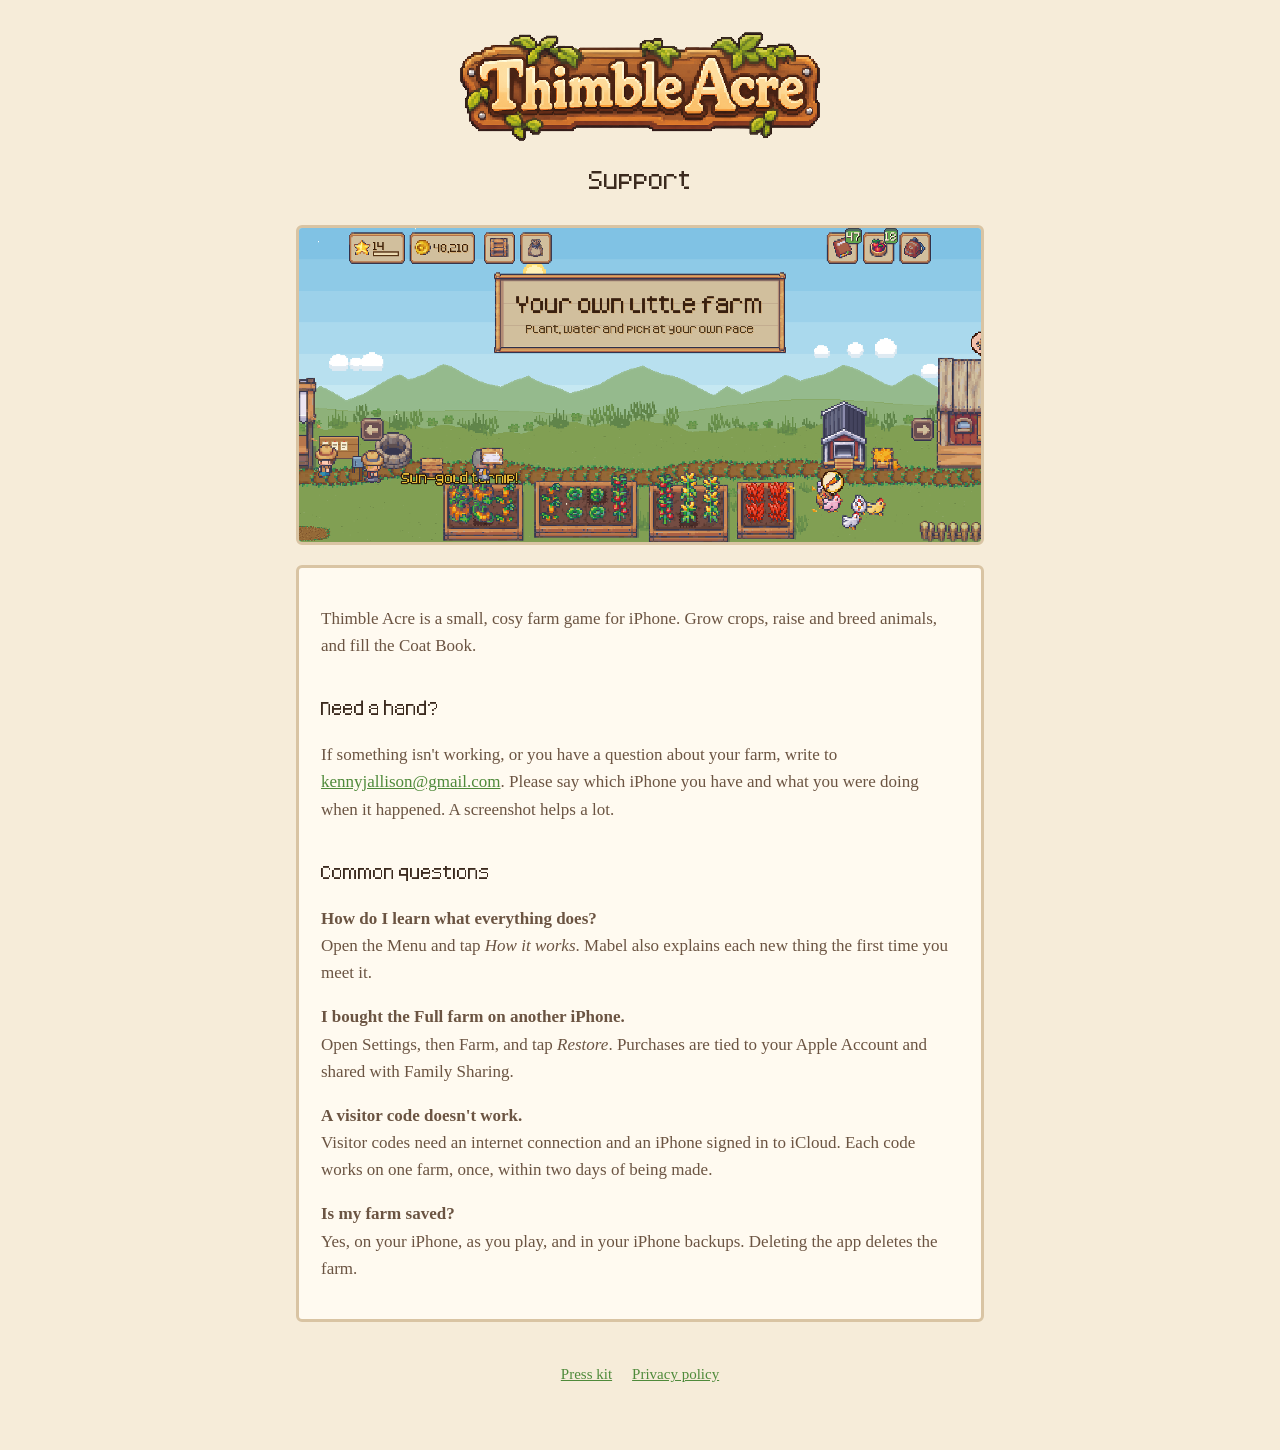
<file: index.html>
<!doctype html>
<html lang="en">
<head>
<meta charset="utf-8">
<meta name="viewport" content="width=device-width, initial-scale=1">
<title>Thimble Acre - Support</title>
<link rel="stylesheet" href="style.css">
</head>
<body>
<main>
<header>
<img class="logo" src="logo.png" alt="Thimble Acre">
<h1>Support</h1>
</header>
<img class="shot" src="farm.png" alt="A farm in Thimble Acre with raised beds, a hen house and a barn">
<div class="card">
<p>Thimble Acre is a small, cosy farm game for iPhone. Grow crops, raise and breed animals, and fill the Coat Book.</p>
<h2>Need a hand?</h2>
<p>If something isn't working, or you have a question about your farm, write to <a href="mailto:kennyjallison@gmail.com">kennyjallison@gmail.com</a>. Please say which iPhone you have and what you were doing when it happened. A screenshot helps a lot.</p>
<h2>Common questions</h2>
<p><b>How do I learn what everything does?</b><br>Open the Menu and tap <i>How it works</i>. Mabel also explains each new thing the first time you meet it.</p>
<p><b>I bought the Full farm on another iPhone.</b><br>Open Settings, then Farm, and tap <i>Restore</i>. Purchases are tied to your Apple Account and shared with Family Sharing.</p>
<p><b>A visitor code doesn't work.</b><br>Visitor codes need an internet connection and an iPhone signed in to iCloud. Each code works on one farm, once, within two days of being made.</p>
<p><b>Is my farm saved?</b><br>Yes, on your iPhone, as you play, and in your iPhone backups. Deleting the app deletes the farm.</p>
</div>
<nav><a href="press/">Press kit</a><a href="privacy.html">Privacy policy</a></nav>
</main>
</body>
</html>
</file>
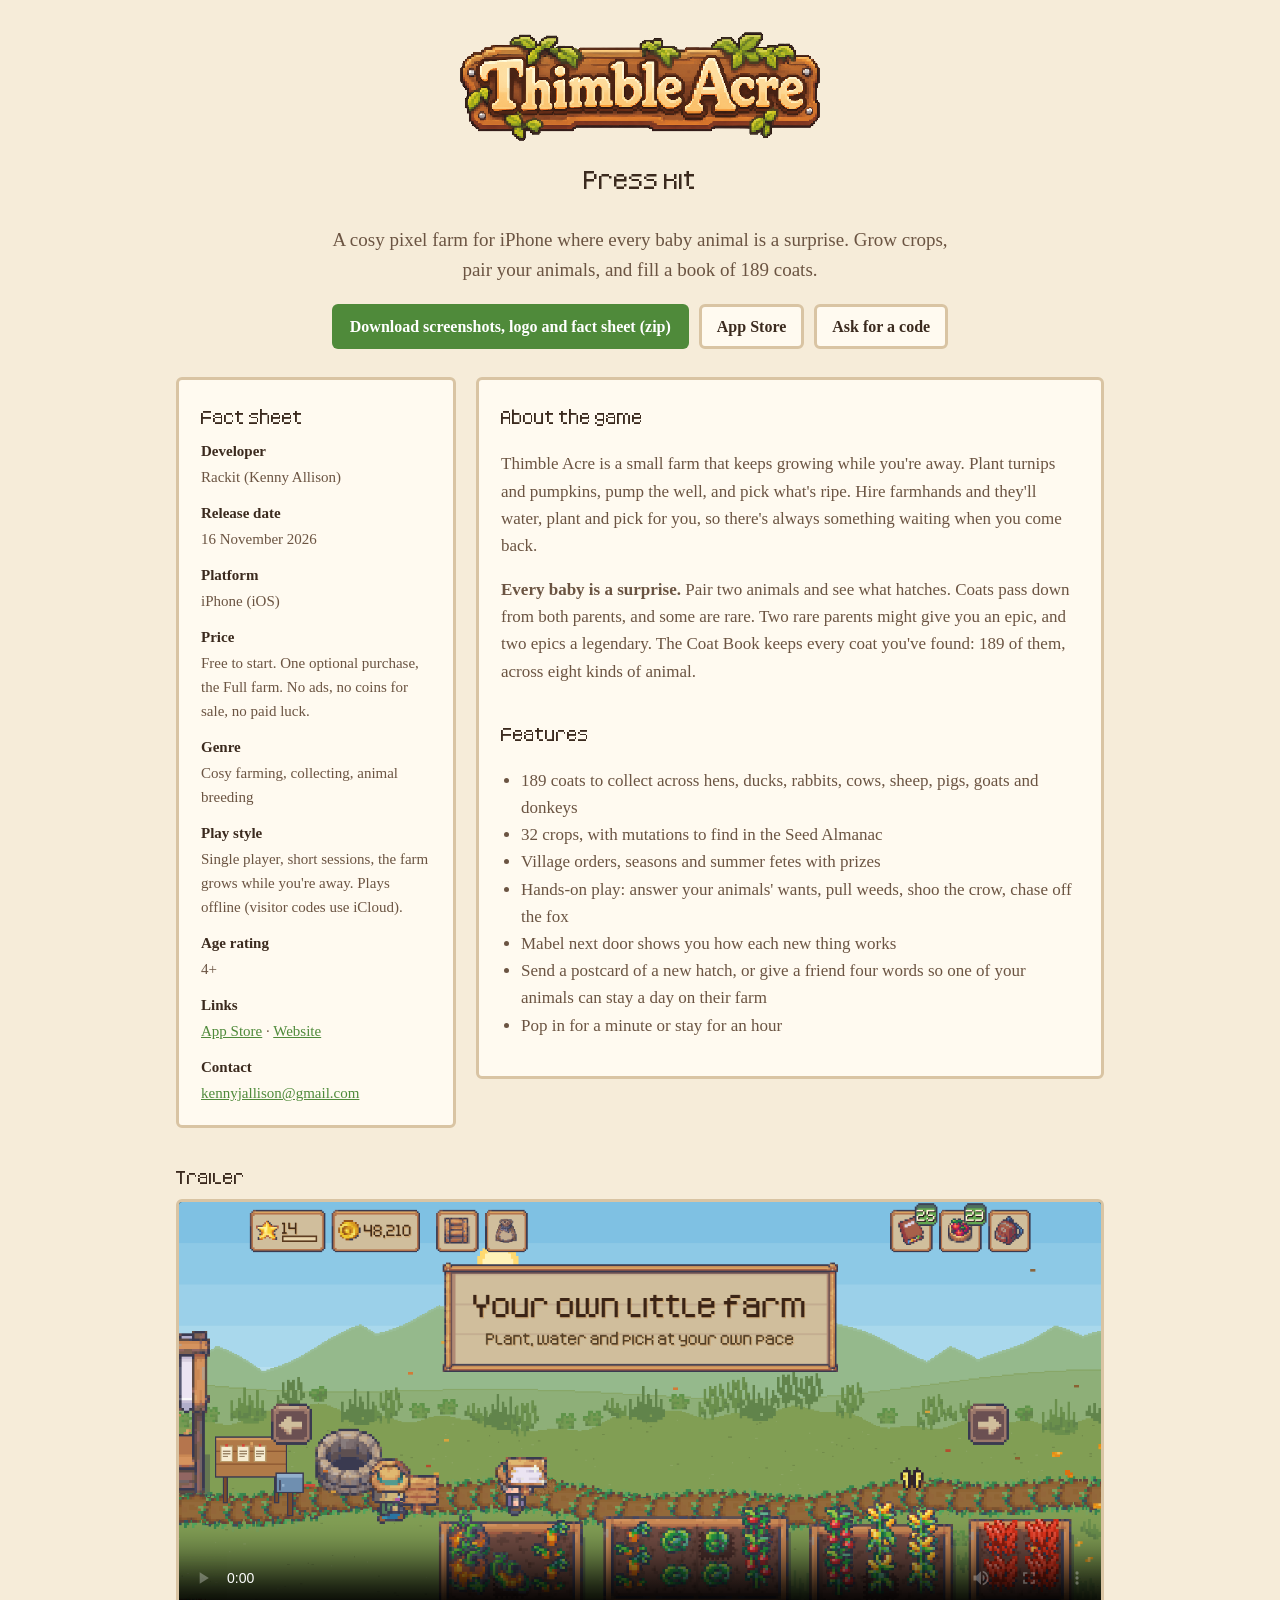
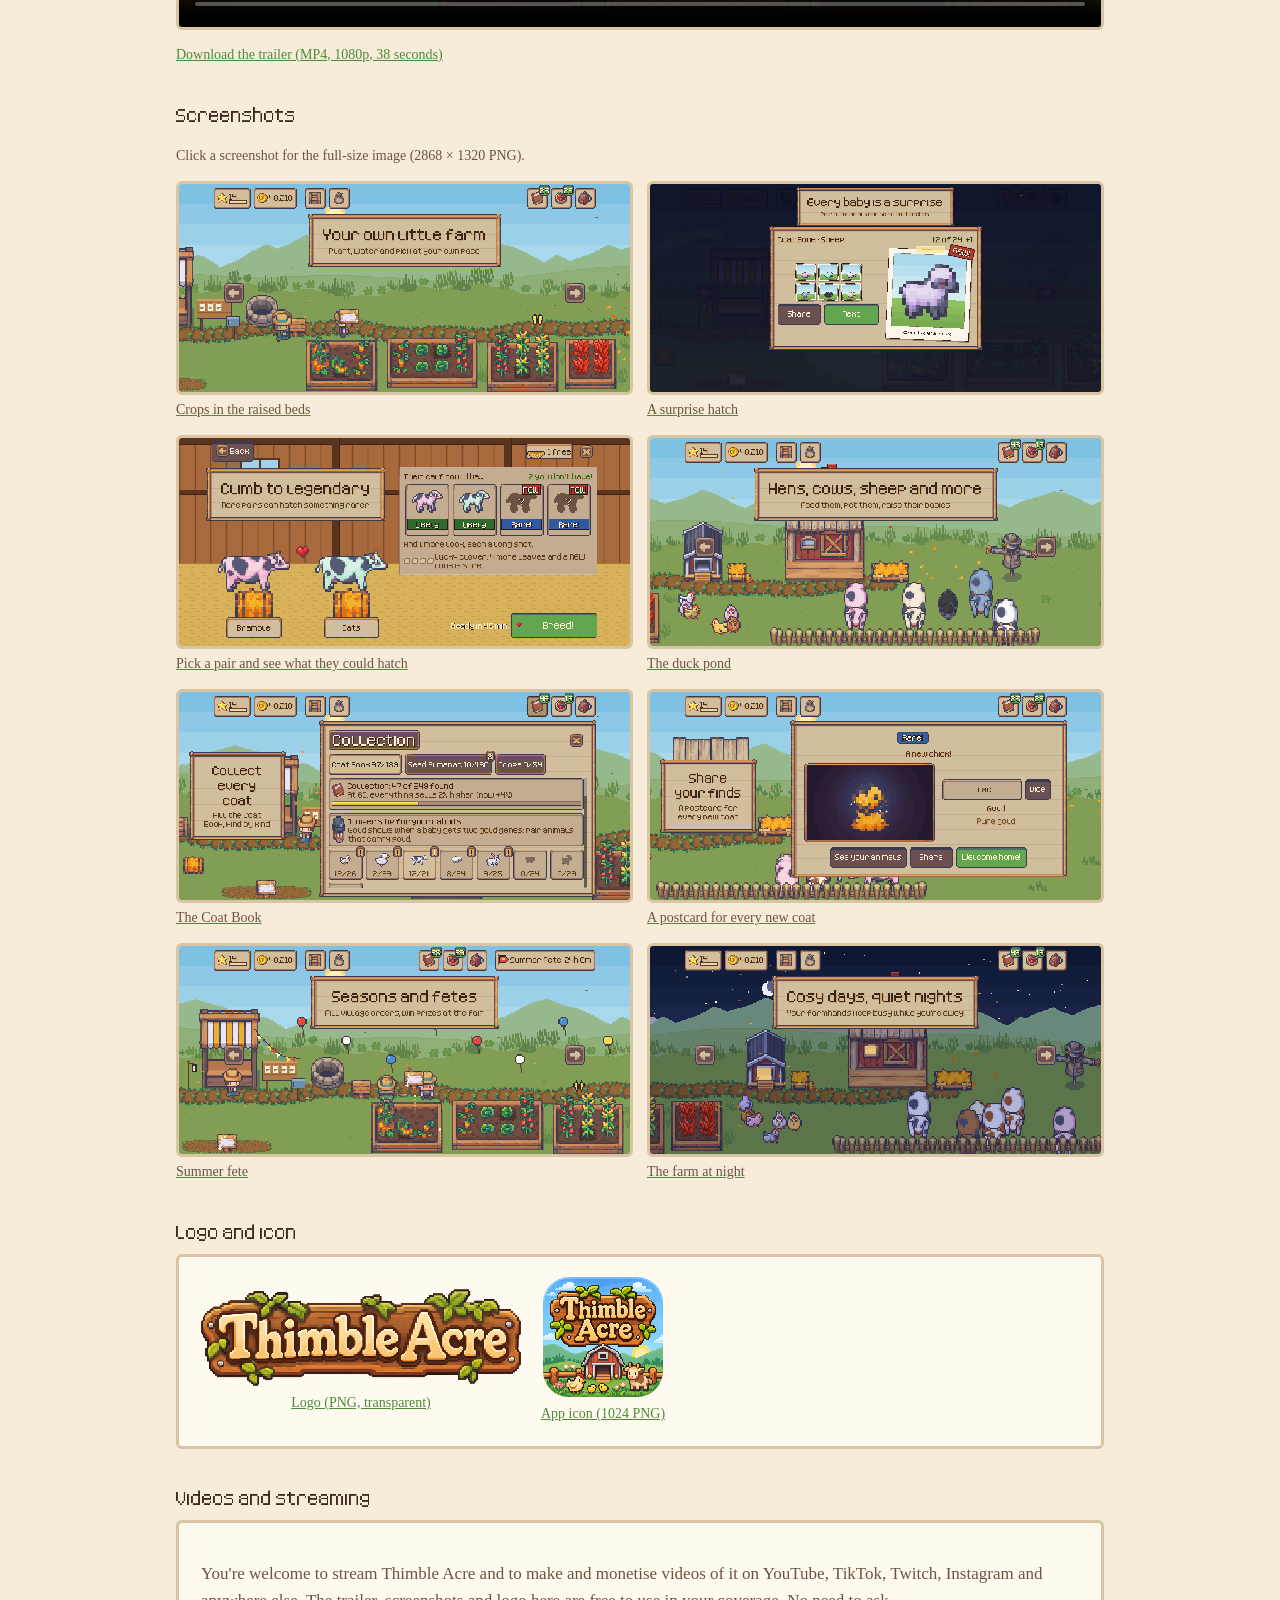
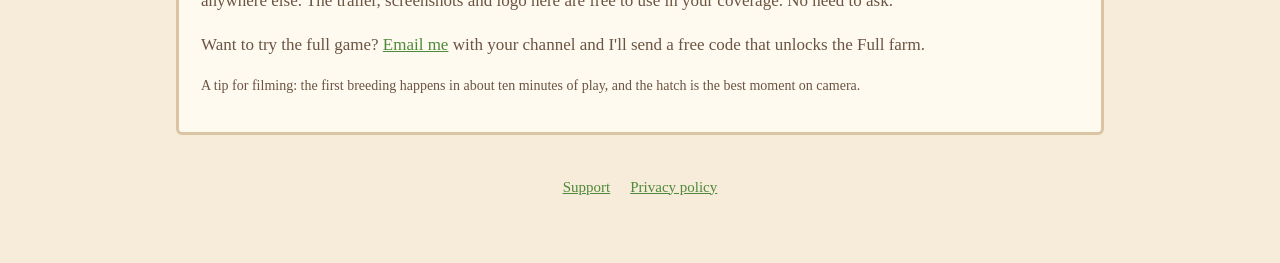
<file: press/index.html>
<!doctype html>
<html lang="en">
<head>
<meta charset="utf-8">
<meta name="viewport" content="width=device-width, initial-scale=1">
<title>Thimble Acre - Press kit</title>
<meta name="description" content="Press kit for Thimble Acre, a cosy pixel farm game for iPhone: fact sheet, trailer, screenshots, logo and contact.">
<meta property="og:title" content="Thimble Acre - Press kit">
<meta property="og:description" content="A cosy pixel farm for iPhone where every baby animal is a surprise.">
<meta property="og:image" content="https://rackit3d.github.io/thimble-acre/press/screenshots/02-hatch.png">
<link rel="stylesheet" href="../style.css">
<style>
main { max-width: 960px; }
.lead { text-align: center; font-size: 19px; margin: 0 auto 8px; max-width: 620px; }
.btns { display: flex; flex-wrap: wrap; gap: 10px; justify-content: center; margin: 18px 0 8px; }
.btn { display: inline-block; background: var(--green); color: #fff; text-decoration: none; padding: 10px 18px; border-radius: 6px; font-weight: 600; font-size: 16px; }
.btn.alt { background: var(--card); color: var(--ink); border: 3px solid var(--line); padding: 7px 15px; }
.grid2 { display: grid; grid-template-columns: 280px 1fr; gap: 20px; align-items: start; }
@media (max-width: 760px) { .grid2 { grid-template-columns: 1fr; } }
dl { margin: 0; }
dt { font-weight: 700; color: var(--ink); font-size: 15px; margin-top: 12px; }
dt:first-child { margin-top: 0; }
dd { margin: 2px 0 0; color: var(--soft); font-size: 15px; }
section { margin-top: 28px; }
ul { padding-left: 20px; }
video { width: 100%; border: 3px solid var(--line); border-radius: 6px; display: block; background: #000; }
.shots { display: grid; grid-template-columns: repeat(2, 1fr); gap: 14px; }
@media (max-width: 560px) { .shots { grid-template-columns: 1fr; } }
.shots a { display: block; }
.shots img { width: 100%; height: auto; border: 3px solid var(--line); border-radius: 6px; image-rendering: pixelated; display: block; }
.shots span { display: block; font-size: 14px; color: var(--soft); margin-top: 4px; }
.logos { display: flex; flex-wrap: wrap; gap: 20px; align-items: center; }
.logos a { text-align: center; font-size: 14px; }
.logos img { display: block; margin: 0 auto 6px; image-rendering: pixelated; height: auto; }
.small { font-size: 14px; }
</style>
</head>
<body>
<main>
<header>
<img class="logo" src="../logo.png" alt="Thimble Acre">
<h1>Press kit</h1>
</header>
<p class="lead">A cosy pixel farm for iPhone where every baby animal is a surprise. Grow crops, pair your animals, and fill a book of 189 coats.</p>
<div class="btns">
  <a class="btn" href="thimble-acre-press-kit.zip" download>Download screenshots, logo and fact sheet (zip)</a>
  <a class="btn alt" href="https://apps.apple.com/app/id6832746787">App Store</a>
  <a class="btn alt" href="mailto:kennyjallison@gmail.com?subject=Thimble%20Acre%20code">Ask for a code</a>
</div>

<section class="grid2">
<div class="card">
<h2 style="margin-top:0">Fact sheet</h2>
<dl>
<dt>Developer</dt><dd>Rackit (Kenny Allison)</dd>
<dt>Release date</dt><dd>16 November 2026</dd>
<dt>Platform</dt><dd>iPhone (iOS)</dd>
<dt>Price</dt><dd>Free to start. One optional purchase, the Full farm. No ads, no coins for sale, no paid luck.</dd>
<dt>Genre</dt><dd>Cosy farming, collecting, animal breeding</dd>
<dt>Play style</dt><dd>Single player, short sessions, the farm grows while you're away. Plays offline (visitor codes use iCloud).</dd>
<dt>Age rating</dt><dd>4+</dd>
<dt>Links</dt><dd><a href="https://apps.apple.com/app/id6832746787">App Store</a> · <a href="../">Website</a></dd>
<dt>Contact</dt><dd><a href="mailto:kennyjallison@gmail.com">kennyjallison@gmail.com</a></dd>
</dl>
</div>
<div class="card">
<h2 style="margin-top:0">About the game</h2>
<p>Thimble Acre is a small farm that keeps growing while you're away. Plant turnips and pumpkins, pump the well, and pick what's ripe. Hire farmhands and they'll water, plant and pick for you, so there's always something waiting when you come back.</p>
<p><b>Every baby is a surprise.</b> Pair two animals and see what hatches. Coats pass down from both parents, and some are rare. Two rare parents might give you an epic, and two epics a legendary. The Coat Book keeps every coat you've found: 189 of them, across eight kinds of animal.</p>
<h2>Features</h2>
<ul>
<li>189 coats to collect across hens, ducks, rabbits, cows, sheep, pigs, goats and donkeys</li>
<li>32 crops, with mutations to find in the Seed Almanac</li>
<li>Village orders, seasons and summer fetes with prizes</li>
<li>Hands-on play: answer your animals' wants, pull weeds, shoo the crow, chase off the fox</li>
<li>Mabel next door shows you how each new thing works</li>
<li>Send a postcard of a new hatch, or give a friend four words so one of your animals can stay a day on their farm</li>
<li>Pop in for a minute or stay for an hour</li>
</ul>
</div>
</section>

<section>
<h2>Trailer</h2>
<video controls preload="metadata" poster="screenshots/01-crops.png" src="thimble-acre-trailer.mp4"></video>
<p class="small"><a href="thimble-acre-trailer.mp4" download>Download the trailer (MP4, 1080p, 38 seconds)</a></p>
</section>

<section>
<h2>Screenshots</h2>
<p class="small">Click a screenshot for the full-size image (2868 × 1320 PNG).</p>
<div class="shots">
<a href="screenshots/01-crops.png"><img src="screenshots/01-crops.png" alt="Crops growing in raised beds" loading="lazy"><span>Crops in the raised beds</span></a>
<a href="screenshots/02-hatch.png"><img src="screenshots/02-hatch.png" alt="A new baby animal hatching" loading="lazy"><span>A surprise hatch</span></a>
<a href="screenshots/03-climb.png"><img src="screenshots/03-climb.png" alt="Choosing two cows to breed, with the possible calves shown" loading="lazy"><span>Pick a pair and see what they could hatch</span></a>
<a href="screenshots/04-pond.png"><img src="screenshots/04-pond.png" alt="The duck pond" loading="lazy"><span>The duck pond</span></a>
<a href="screenshots/05-book.png"><img src="screenshots/05-book.png" alt="The Coat Book" loading="lazy"><span>The Coat Book</span></a>
<a href="screenshots/06-share.png"><img src="screenshots/06-share.png" alt="A rare gold chick, with a Share button" loading="lazy"><span>A postcard for every new coat</span></a>
<a href="screenshots/07-fete.png"><img src="screenshots/07-fete.png" alt="A summer fete" loading="lazy"><span>Summer fete</span></a>
<a href="screenshots/08-night.png"><img src="screenshots/08-night.png" alt="The farm at night" loading="lazy"><span>The farm at night</span></a>
</div>
</section>

<section>
<h2>Logo and icon</h2>
<div class="card logos">
<a href="logo/thimble-acre-logo.png"><img src="logo/thimble-acre-logo.png" alt="Thimble Acre logo" width="320">Logo (PNG, transparent)</a>
<a href="logo/thimble-acre-icon-1024.png"><img src="logo/thimble-acre-icon-1024.png" alt="Thimble Acre app icon" width="120" style="border-radius:26px">App icon (1024 PNG)</a>
</div>
</section>

<section>
<h2>Videos and streaming</h2>
<div class="card">
<p>You're welcome to stream Thimble Acre and to make and monetise videos of it on YouTube, TikTok, Twitch, Instagram and anywhere else. The trailer, screenshots and logo here are free to use in your coverage. No need to ask.</p>
<p>Want to try the full game? <a href="mailto:kennyjallison@gmail.com?subject=Thimble%20Acre%20code">Email me</a> with your channel and I'll send a free code that unlocks the Full farm.</p>
<p class="small">A tip for filming: the first breeding happens in about ten minutes of play, and the hatch is the best moment on camera.</p>
</div>
</section>

<nav><a href="../">Support</a><a href="../privacy.html">Privacy policy</a></nav>
</main>
</body>
</html>
</file>
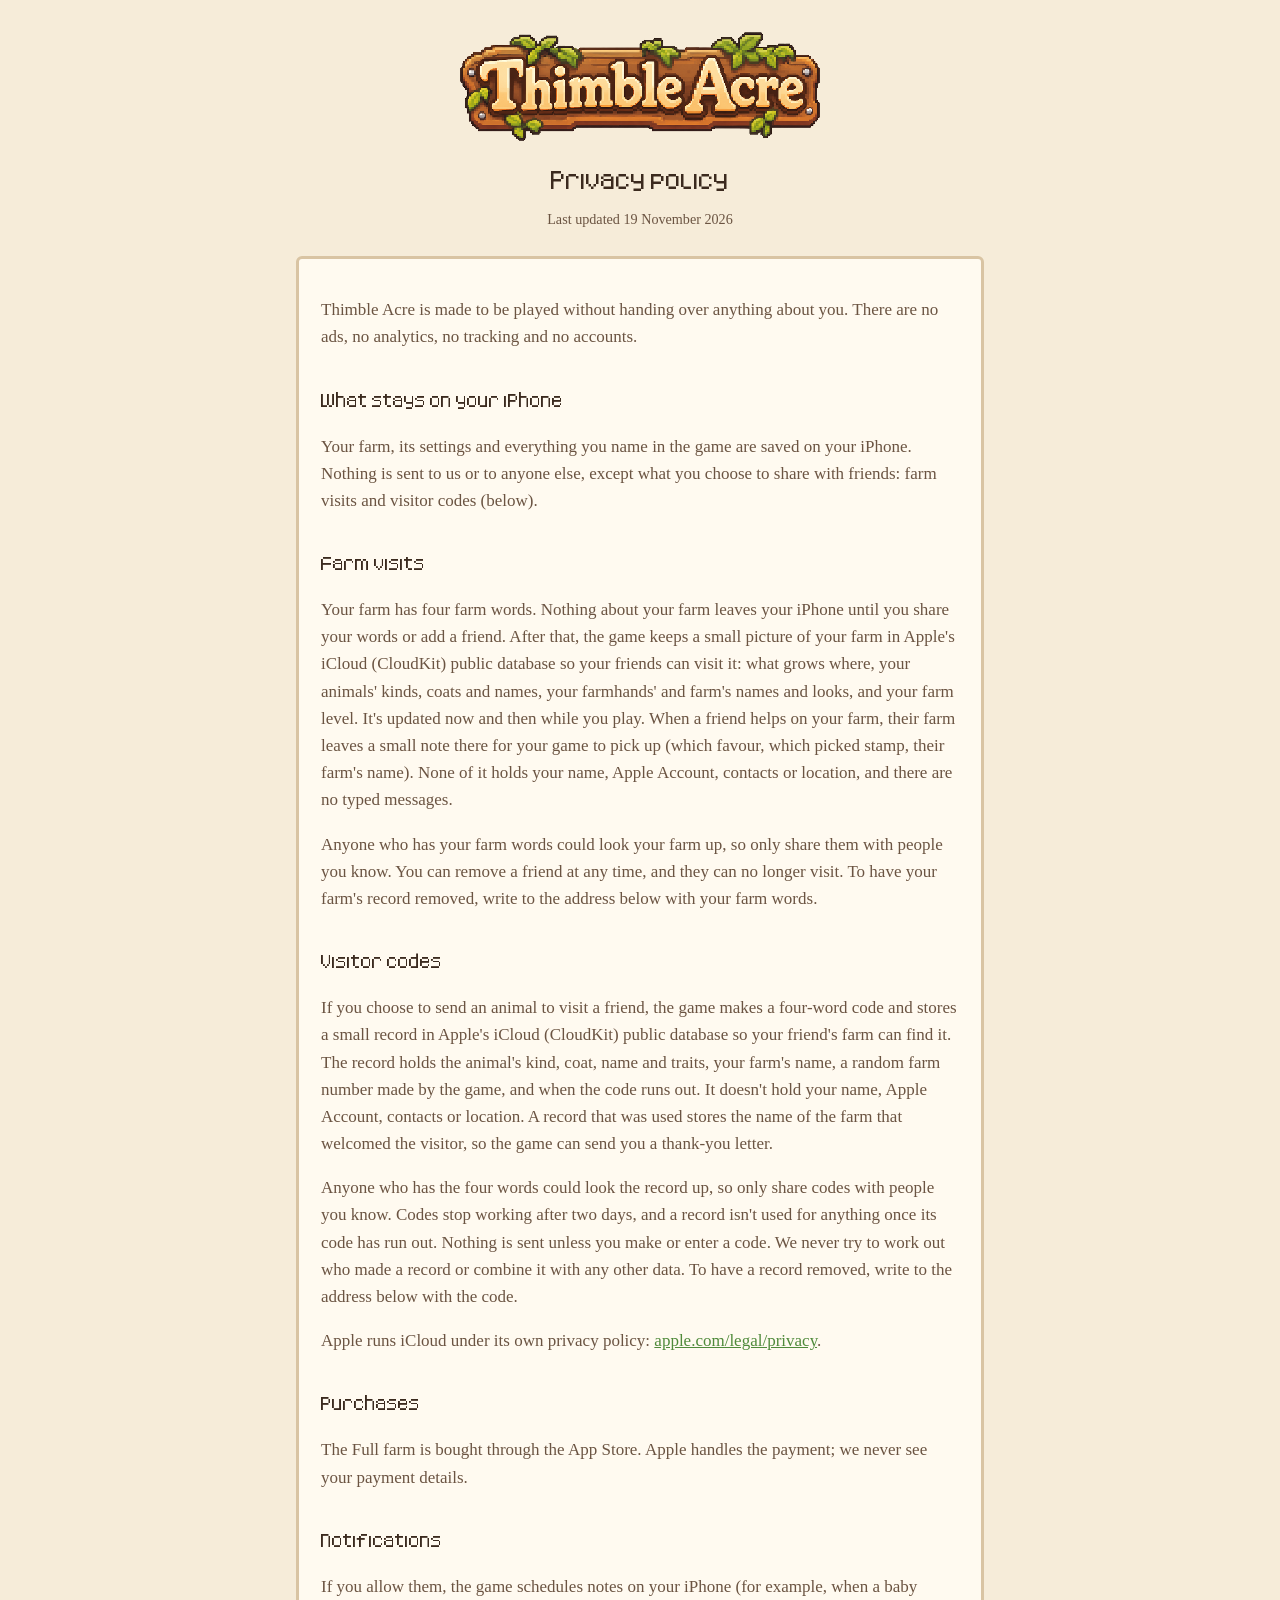
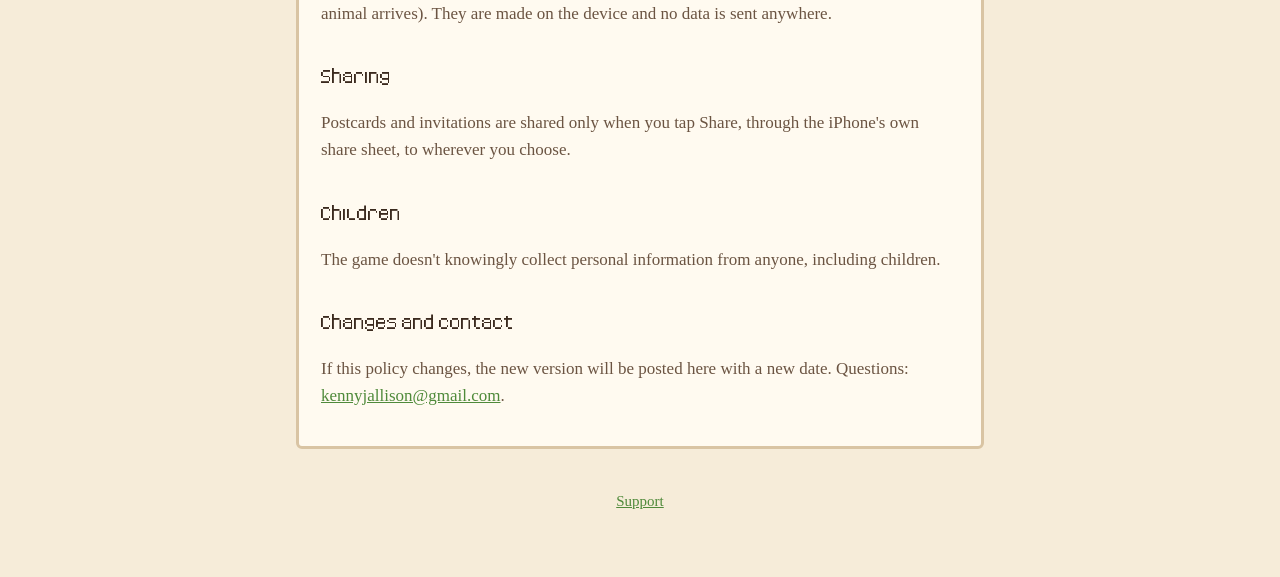
<file: privacy.html>
<!doctype html>
<html lang="en">
<head>
<meta charset="utf-8">
<meta name="viewport" content="width=device-width, initial-scale=1">
<title>Thimble Acre - Privacy</title>
<link rel="stylesheet" href="style.css">
</head>
<body>
<main>
<header>
<img class="logo" src="logo.png" alt="Thimble Acre">
<h1>Privacy policy</h1>
<small>Last updated 19 November 2026</small>
</header>
<div class="card">
<p>Thimble Acre is made to be played without handing over anything about you. There are no ads, no analytics, no tracking and no accounts.</p>
<h2>What stays on your iPhone</h2>
<p>Your farm, its settings and everything you name in the game are saved on your iPhone. Nothing is sent to us or to anyone else, except what you choose to share with friends: farm visits and visitor codes (below).</p>
<h2>Farm visits</h2>
<p>Your farm has four farm words. Nothing about your farm leaves your iPhone until you share your words or add a friend. After that, the game keeps a small picture of your farm in Apple's iCloud (CloudKit) public database so your friends can visit it: what grows where, your animals' kinds, coats and names, your farmhands' and farm's names and looks, and your farm level. It's updated now and then while you play. When a friend helps on your farm, their farm leaves a small note there for your game to pick up (which favour, which picked stamp, their farm's name). None of it holds your name, Apple Account, contacts or location, and there are no typed messages.</p>
<p>Anyone who has your farm words could look your farm up, so only share them with people you know. You can remove a friend at any time, and they can no longer visit. To have your farm's record removed, write to the address below with your farm words.</p>
<h2>Visitor codes</h2>
<p>If you choose to send an animal to visit a friend, the game makes a four-word code and stores a small record in Apple's iCloud (CloudKit) public database so your friend's farm can find it. The record holds the animal's kind, coat, name and traits, your farm's name, a random farm number made by the game, and when the code runs out. It doesn't hold your name, Apple Account, contacts or location. A record that was used stores the name of the farm that welcomed the visitor, so the game can send you a thank-you letter.</p>
<p>Anyone who has the four words could look the record up, so only share codes with people you know. Codes stop working after two days, and a record isn't used for anything once its code has run out. Nothing is sent unless you make or enter a code. We never try to work out who made a record or combine it with any other data. To have a record removed, write to the address below with the code.</p>
<p>Apple runs iCloud under its own privacy policy: <a href="https://www.apple.com/legal/privacy/">apple.com/legal/privacy</a>.</p>
<h2>Purchases</h2>
<p>The Full farm is bought through the App Store. Apple handles the payment; we never see your payment details.</p>
<h2>Notifications</h2>
<p>If you allow them, the game schedules notes on your iPhone (for example, when a baby animal arrives). They are made on the device and no data is sent anywhere.</p>
<h2>Sharing</h2>
<p>Postcards and invitations are shared only when you tap Share, through the iPhone's own share sheet, to wherever you choose.</p>
<h2>Children</h2>
<p>The game doesn't knowingly collect personal information from anyone, including children.</p>
<h2>Changes and contact</h2>
<p>If this policy changes, the new version will be posted here with a new date. Questions: <a href="mailto:kennyjallison@gmail.com">kennyjallison@gmail.com</a>.</p>
</div>
<nav><a href="index.html">Support</a></nav>
</main>
</body>
</html>
</file>
<file: style.css>
@font-face { font-family: "Kenney Pixel"; src: url("kenney-pixel.ttf") format("truetype"); font-display: swap; }
:root { --paper: #f6ecd9; --card: #fffaf0; --ink: #3b2a1e; --soft: #6b5442; --line: #d9c4a3; --green: #4f8a3a; }
* { box-sizing: border-box; }
html { background: var(--paper); }
body { margin: 0; color: var(--ink); font: 17px/1.6 -apple-system, BlinkMacSystemFont, "Segoe UI", Georgia, serif; }
main { max-width: 720px; margin: 0 auto; padding: 32px 16px 64px; }
header { text-align: center; margin-bottom: 24px; }
header img.logo { width: min(360px, 80%); height: auto; image-rendering: pixelated; }
h1, h2 { font-family: "Kenney Pixel", ui-monospace, monospace; font-weight: normal; line-height: 1.1; }
h1 { font-size: 40px; margin: 8px 0 4px; }
h2 { font-size: 30px; margin: 32px 0 6px; }
p, li { color: var(--soft); }
.card { background: var(--card); border: 3px solid var(--line); border-radius: 6px; padding: 20px 22px; }
.shot { width: 100%; height: auto; border: 3px solid var(--line); border-radius: 6px; image-rendering: pixelated; display: block; margin: 20px 0; }
a { color: var(--green); }
nav { text-align: center; margin-top: 40px; font-size: 15px; }
nav a { margin: 0 10px; }
small { color: var(--soft); }
</file>
